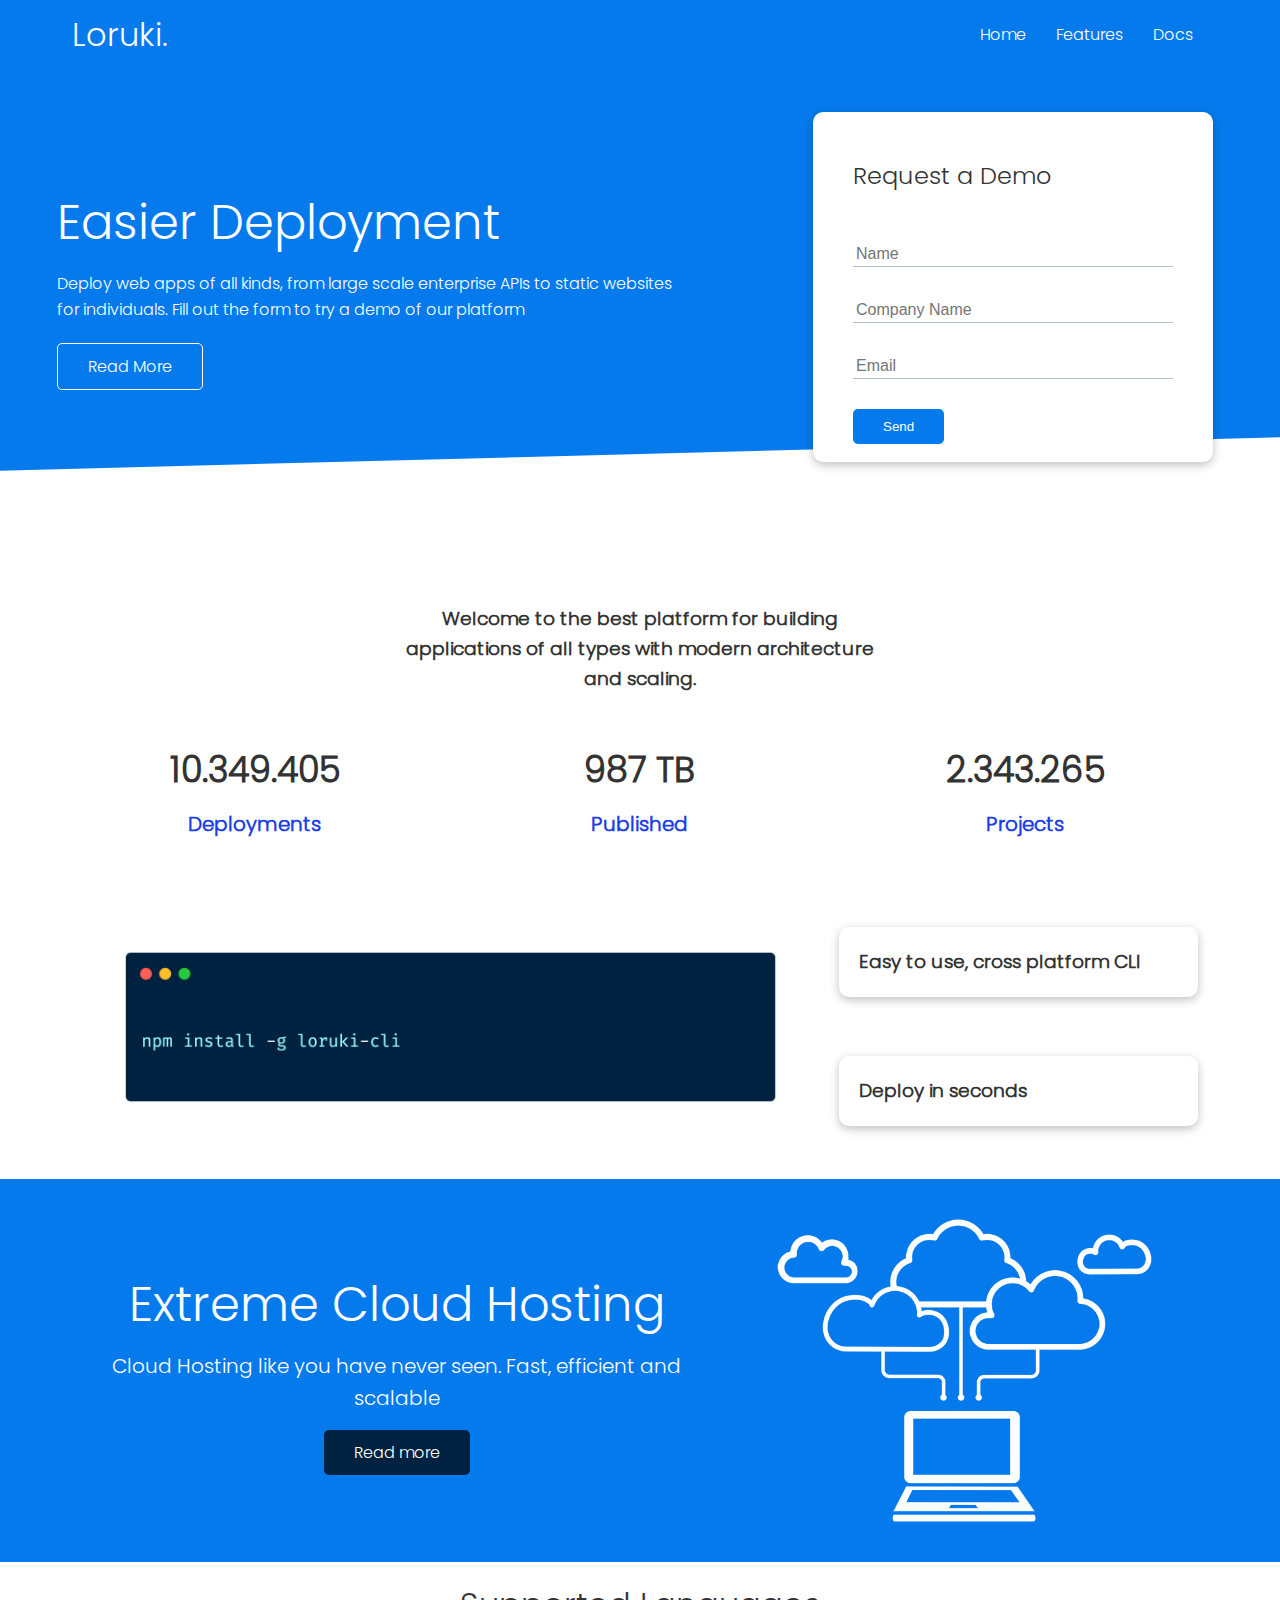
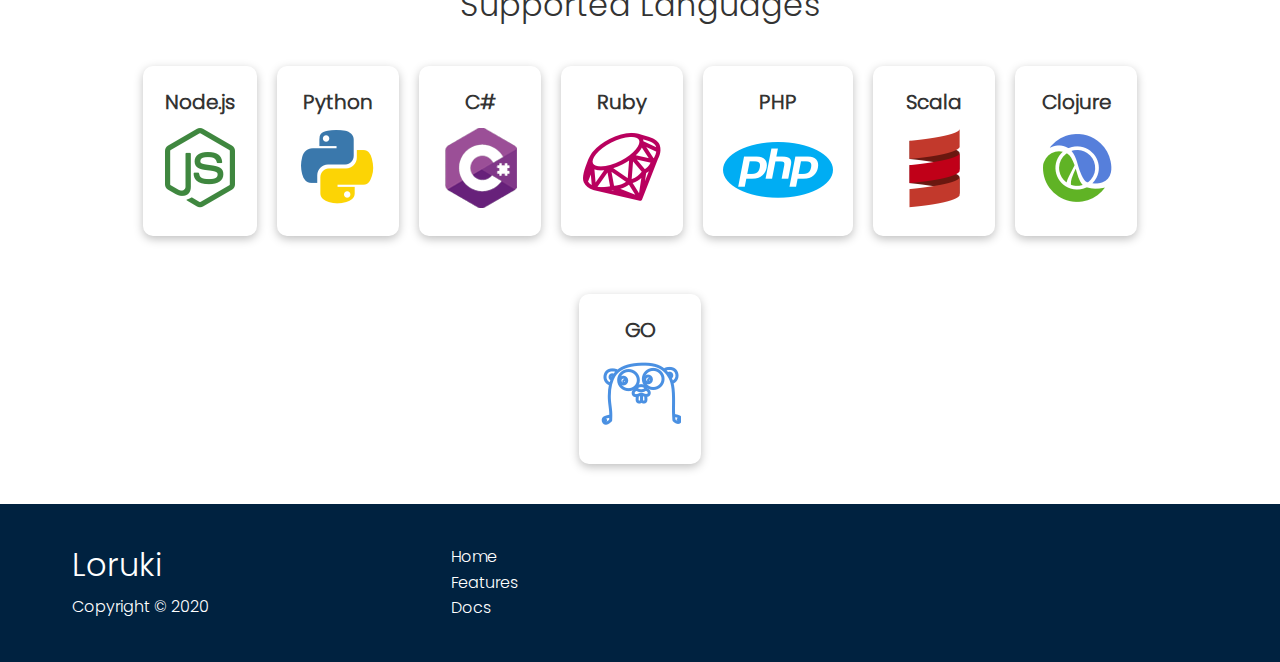
<file: index.html>
<!DOCTYPE html>
<html lang="en">

<head>
  <meta charset="UTF-8">
  <meta name="viewport" content="width=device-width, initial-scale=1.0">
  <link rel="stylesheet" href="https://cdnjs.cloudflare.com/ajax/libs/font-awesome/5.15.1/css/all.min.css"
    integrity="sha512-+4zCK9k+qNFUR5X+cKL9EIR+ZOhtIloNl9GIKS57V1MyNsYpYcUrUeQc9vNfzsWfV28IaLL3i96P9sdNyeRssA=="
    crossorigin="anonymous" />
  <link rel="stylesheet" href="css/utilities.css">
  <link rel="stylesheet" href="css/animations.css">
  <link rel="stylesheet" href="css/style.css">
  <title>Loruki | Cloud Hosting For Everyone</title>
</head>

<body>
  <!-- Navbar -->

  <div class="navbar">
    <div class="container flex">
      <h1 class="logo">Loruki.</h1>
      <nav>
        <ul>
          <li><a href="index.html">Home</a></li>
          <li><a href="features.html">Features</a></li>
          <li><a href="docs.html">Docs</a></li>
        </ul>
      </nav>
    </div>
  </div>


  <!-- Showcase -->
  <section class="showcase py-3">
    <div class="container grid">
      <div class="showcase-text">
        <h1 class="lg">Easier Deployment</h1>
        <p>Deploy web apps of all kinds, from large scale enterprise APIs to static websites for individuals. Fill out
          the form to try a demo of our platform</p>
        <a href="features.html" class="btn btn-outline">Read More</a>
      </div>
      <div class="showcase-form card">
        <h2>Request a Demo</h2>
        <form name="contact" method="POST" data-netlify="true">
          <input type="hidden" name="form-name" value="contact">
          <p class="hidden">
            <label>Don’t fill this out if you're human: <input name="bot-field" /></label>
          </p>
          <div class="form-control">
            <input type="text" name="name" placeholder="Name" required>
          </div>
          <div class="form-control">
            <input type="text" name="company" placeholder="Company Name" required>
          </div>
          <div class="form-control">
            <input type="text" name="email" placeholder="Email" required>
          </div>

          <button type="submit" class="btn btn-primary">Send</button>
        </form>

      </div>

    </div>
  </section>

  <!-- Stats -->

  <section class="stats">
    <div class="container">
      <h3 class="stats-heading text-center my-1">
        Welcome to the best platform for building applications of all types with modern architecture and scaling.
      </h3>

      <div class="grid text-center my-4">
        <div>
          <i class="fas fa-server fa-3x"></i>
          <h3>10.349.405</h3>
          <p class="text-secondary">Deployments</p>
        </div>
        <div><i class="fas fa-upload fa-3x"></i>
          <h3>987 TB</h3>
          <p class="text-secondary">Published</p>
        </div>
        <div><i class="fas fa-project-diagram fa-3x"></i>
          <h3>2.343.265</h3>
          <p class="text-secondary">Projects</p>
        </div>
      </div>
    </div>
  </section>

  <!-- CLI -->
  <section class="cli">
    <div class="container grid">
      <img src="images/cli.png" alt="">
      <div class="card">
        <h3>Easy to use, cross platform CLI</h3>
      </div>
      <div class="card">
        <h3>Deploy in seconds</h3>
      </div>
    </div>
  </section>

  <!-- Cloud -->

  <section class="cloud bg-primary my-2 py-2">
    <div class="container grid">
      <div class="text-center">
        <h2 class="lg">Extreme Cloud Hosting</h2>
        <p class="lead my-1">Cloud Hosting like you have never seen. Fast, efficient and scalable</p>
        <a href="features.html" class="btn btn-dark">Read more</a>
      </div>
      <img src="images/cloud.png" alt="">

    </div>
  </section>

  <!-- Languages -->

  <section class="languages">
    <div class="container">
      <h2 class="md text-center my-2">Supported Languages</h2>
    </div>

    <div class="container flex">
      <div class="card">
        <h4>Node.js</h4>
        <img src="images/logos/node.png" alt="">
      </div>

      <div class="card">
        <h4>Python</h4>
        <img src="images/logos/python.png" alt="">
      </div>

      <div class="card">
        <h4>C#</h4>
        <img src="images/logos/csharp.png" alt="">
      </div>

      <div class="card">
        <h4>Ruby</h4>
        <img src="images/logos/ruby.png" alt="">
      </div>

      <div class="card">
        <h4>PHP</h4>
        <img src="images/logos/php.png" alt="">
      </div>

      <div class="card">
        <h4>Scala</h4>
        <img src="images/logos/scala.png" alt="">
      </div>

      <div class="card">
        <h4>Clojure</h4>
        <img src="images/logos/clojure.png" alt="">
      </div>

      <div class="card">
        <h4>GO</h4>
        <img src="images/logos/go.png" alt="">
      </div>

    </div>
  </section>

  <!-- Footer -->

  <footer class="footer bg-dark py-3">
    <div class="container grid">
      <div>
        <h1>Loruki</h1>
        <p>Copyright &copy; 2020</p>
      </div>

      <nav>
        <ul>
          <li> <a href="index.html">Home</a></li>
          <li> <a href="features.html">Features</a></li>
          <li> <a href="docs.html">Docs</a></li>
        </ul>
      </nav>

      <div class="social flex">
        <a href="#"><i class="fab fa-github fa-2x"></i></a>
        <a href="#"><i class="fab fa-facebook fa-2x"></i></a>
        <a href="#"><i class="fab fa-instagram fa-2x"></i></a>
        <a href="#"><i class="fab fa-twitter fa-2x"></i></a>
      </div>
    </div>


  </footer>

</body>

</html>
</file>
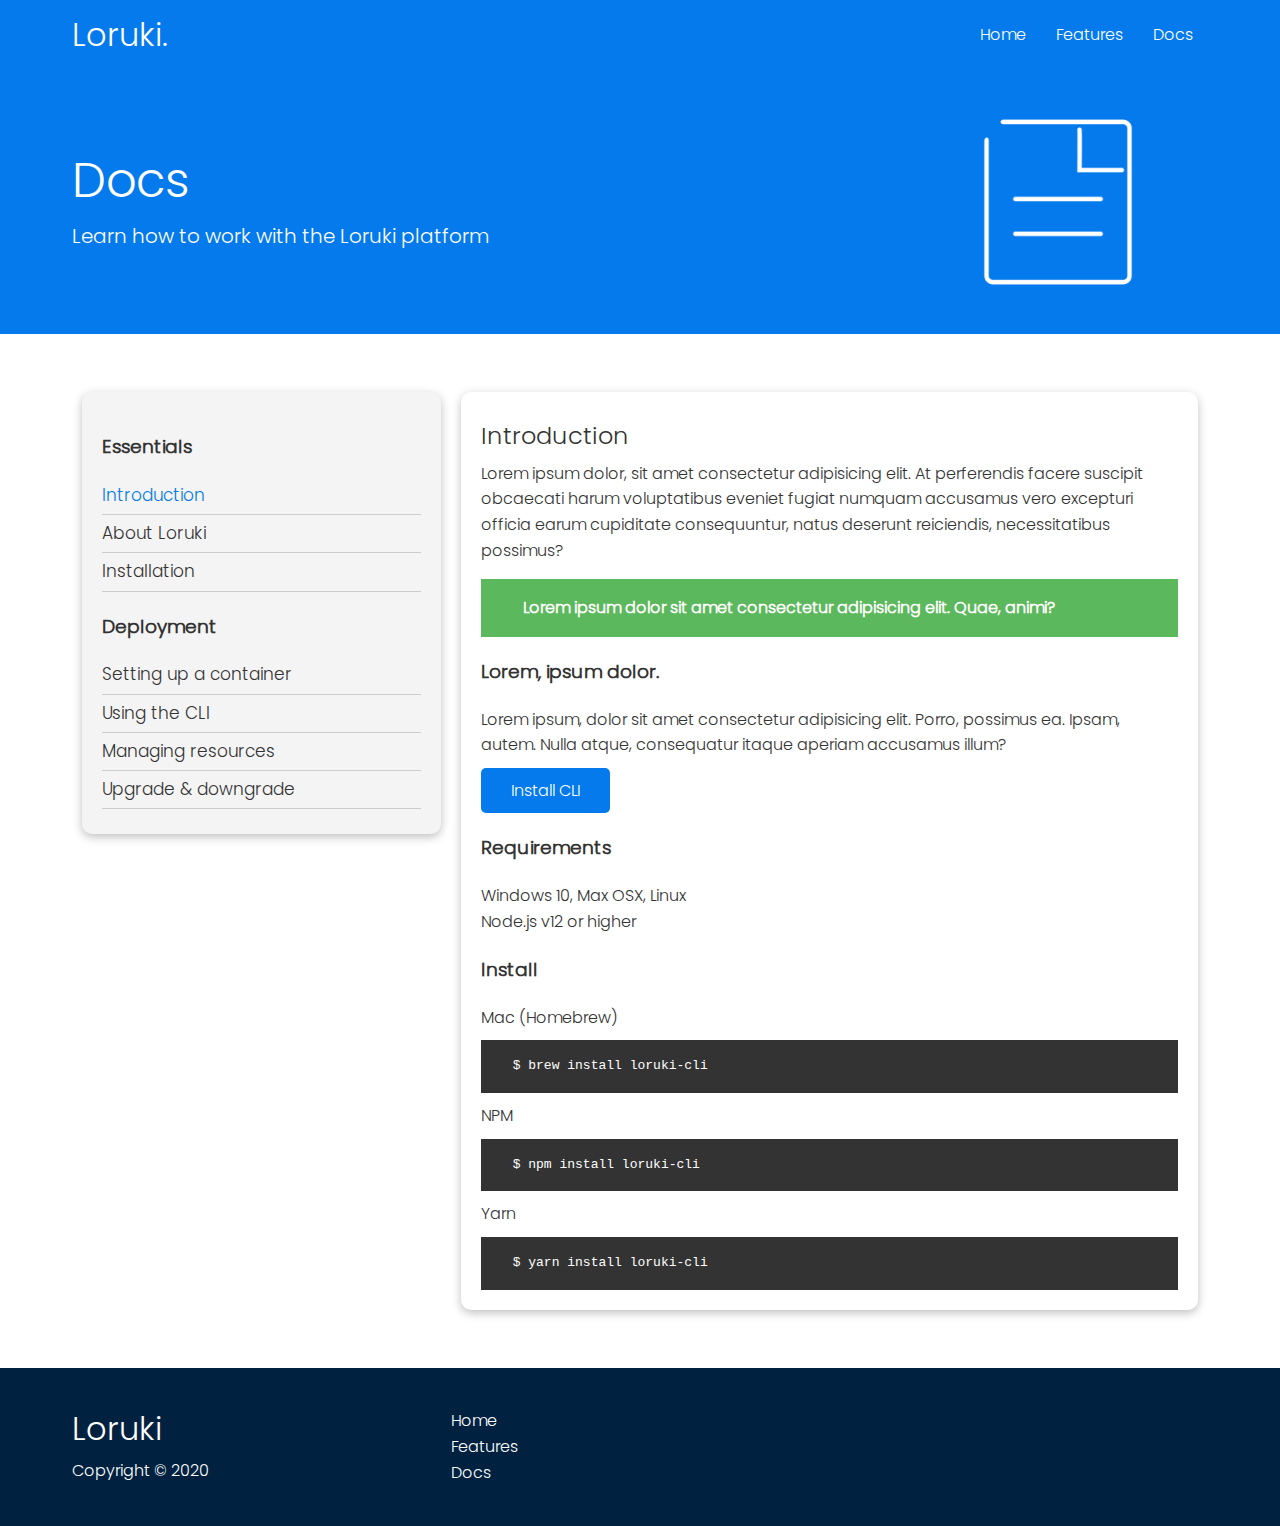
<file: docs.html>
<!DOCTYPE html>
<html lang="en">

<head>
  <meta charset="UTF-8">
  <meta name="viewport" content="width=device-width, initial-scale=1.0">
  <link rel="stylesheet" href="https://cdnjs.cloudflare.com/ajax/libs/font-awesome/5.15.1/css/all.min.css"
    integrity="sha512-+4zCK9k+qNFUR5X+cKL9EIR+ZOhtIloNl9GIKS57V1MyNsYpYcUrUeQc9vNfzsWfV28IaLL3i96P9sdNyeRssA=="
    crossorigin="anonymous" />
  <link rel="stylesheet" href="css/utilities.css">
  <link rel="stylesheet" href="css/style.css">
  <title>Loruki | Cloud Hosting For Everyone</title>
</head>

<body>
  <!-- Navbar -->

  <div class="navbar">
    <div class="container flex">
      <h1 class="logo">Loruki.</h1>
      <nav>
        <ul>
          <li><a href="index.html">Home</a></li>
          <li><a href="features.html">Features</a></li>
          <li><a href="docs.html">Docs</a></li>
        </ul>
      </nav>
    </div>
  </div>

  <!-- Head -->

  <section class="section docs-head bg-primary py-3">
    <div class="container grid">
      <div>
        <h1 class="lg">Docs</h1>
        <p class="lead">Learn how to work with the Loruki platform</p>
      </div>
      <img src="images/docs.png" alt="">
    </div>
  </section>


  <!-- Main -->

  <div class="docs-main my-4">
    <div class="container grid">
      <div class="card bg-light p3">
        <h3 class="my-2">Essentials</h3>
        <nav>
          <ul>
            <li><a class="text-primary" href="#">Introduction</a></li>
            <li><a href="#">About Loruki</a></li>
            <li><a href="#">Installation</a></li>
          </ul>
        </nav>

        <h3 class="my-2">Deployment</h3>
        <nav>
          <ul>
            <li><a href="#">Setting up a container</a></li>
            <li><a href="#">Using the CLI</a></li>
            <li><a href="#">Managing resources</a></li>
            <li><a href="#">Upgrade & downgrade</a></li>
          </ul>
        </nav>
      </div>

      <div class="card">
        <h2>Introduction</h2>
        <p>Lorem ipsum dolor, sit amet consectetur adipisicing elit. At perferendis facere suscipit obcaecati harum
          voluptatibus eveniet fugiat numquam accusamus vero excepturi officia earum cupiditate consequuntur, natus
          deserunt reiciendis, necessitatibus possimus?</p>
        <div class="alert alert-success">
          <i class="fas fa-info"></i> Lorem ipsum dolor sit amet consectetur adipisicing elit. Quae, animi?
        </div>
        <h3>Lorem, ipsum dolor.</h3>
        <p>Lorem ipsum, dolor sit amet consectetur adipisicing elit. Porro, possimus ea. Ipsam, autem. Nulla atque,
          consequatur itaque aperiam accusamus illum?</p>
        <a href="#" class="btn btn-primary">Install CLI</a>

        <h3>Requirements</h3>
        <ul>
          <li>Windows 10, Max OSX, Linux</li>
          <li>Node.js v12 or higher</li>
        </ul>

        <h3>Install</h3>
        <p>Mac (Homebrew)</p>
        <pre><code>$ brew install loruki-cli</code></pre>
        <p>NPM</p>
        <pre><code>$ npm install loruki-cli</code></pre>
        <p>Yarn</p>
        <pre><code>$ yarn install loruki-cli</code></pre>

      </div>


    </div>

  </div>


  <!-- Footer -->

  <footer class="footer bg-dark py-3">
    <div class="container grid">
      <div>
        <h1>Loruki</h1>
        <p>Copyright &copy; 2020</p>
      </div>

      <nav>
        <ul>
          <li> <a href="index.html">Home</a></li>
          <li> <a href="features.html">Features</a></li>
          <li> <a href="docs.html">Docs</a></li>
        </ul>
      </nav>

      <div class="social flex">
        <a href="#"><i class="fab fa-github fa-2x"></i></a>
        <a href="#"><i class="fab fa-facebook fa-2x"></i></a>
        <a href="#"><i class="fab fa-instagram fa-2x"></i></a>
        <a href="#"><i class="fab fa-twitter fa-2x"></i></a>
      </div>
    </div>


  </footer>

</body>

</html>
</file>
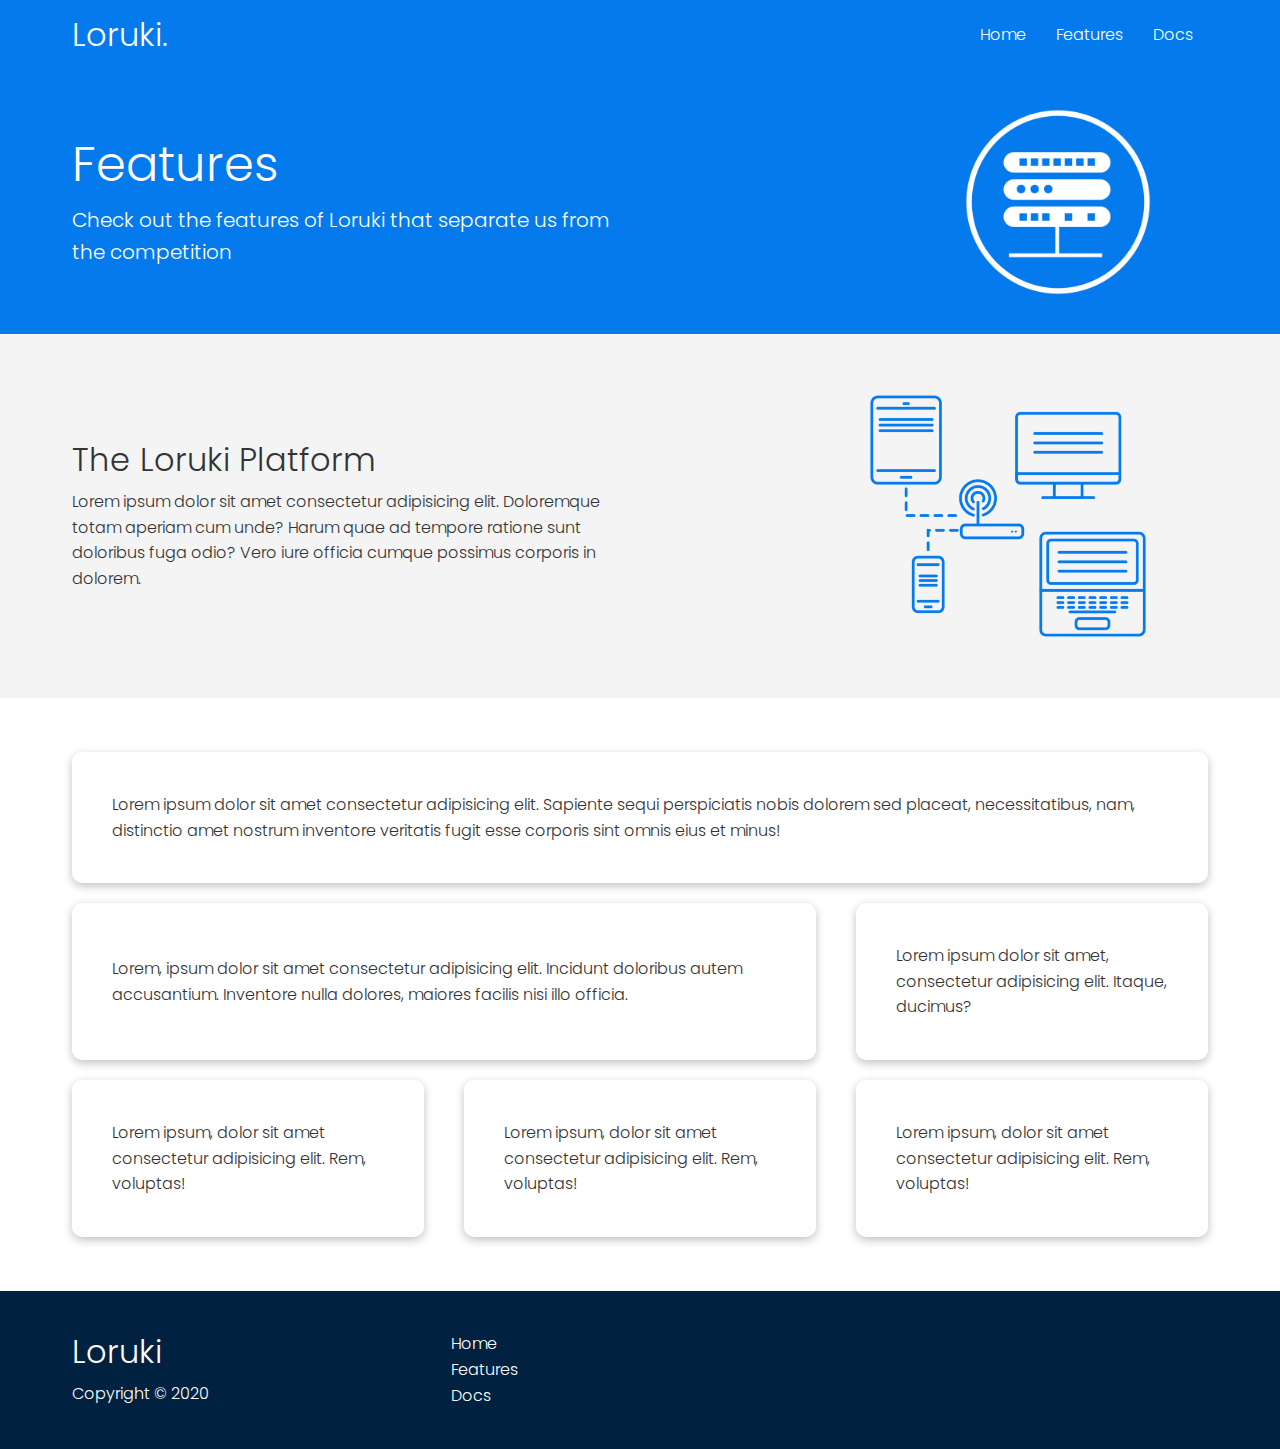
<file: features.html>
<!DOCTYPE html>
<html lang="en">

<head>
  <meta charset="UTF-8">
  <meta name="viewport" content="width=device-width, initial-scale=1.0">
  <link rel="stylesheet" href="https://cdnjs.cloudflare.com/ajax/libs/font-awesome/5.15.1/css/all.min.css"
    integrity="sha512-+4zCK9k+qNFUR5X+cKL9EIR+ZOhtIloNl9GIKS57V1MyNsYpYcUrUeQc9vNfzsWfV28IaLL3i96P9sdNyeRssA=="
    crossorigin="anonymous" />
  <link rel="stylesheet" href="css/utilities.css">
  <link rel="stylesheet" href="css/style.css">
  <title>Loruki | Cloud Hosting For Everyone</title>
</head>

<body>
  <!-- Navbar -->

  <div class="navbar">
    <div class="container flex">
      <h1 class="logo">Loruki.</h1>
      <nav>
        <ul>
          <li><a href="index.html">Home</a></li>
          <li><a href="features.html">Features</a></li>
          <li><a href="docs.html">Docs</a></li>
        </ul>
      </nav>
    </div>
  </div>

  <!-- Head -->

  <section class="section features-head bg-primary py-3">
    <div class="container grid">
      <div>
        <h1 class="lg">Features</h1>
        <p class="lead">Check out the features of Loruki that separate us from the competition</p>
      </div>
      <img src="images/server.png" alt="">
    </div>
  </section>

  <!-- Sub head -->
  <section class="features-subhead bg-light py-3">
    <div class="container grid">
      <div>
        <h1 class="md">The Loruki Platform</h1>
        <p>Lorem ipsum dolor sit amet consectetur adipisicing elit. Doloremque totam aperiam cum unde?
          Harum quae ad tempore ratione sunt doloribus fuga odio? Vero iure officia cumque possimus corporis in dolorem.
        </p>
      </div>
      <img src="images/server2.png" alt="">
    </div>
  </section>

  <!-- Main -->

  <section class="features-main my-2">
    <div class="container grid">
      <div class="card flex">
        <i class="fas fa-server fa-3x"></i>
        <p>Lorem ipsum dolor sit amet consectetur adipisicing elit. Sapiente sequi perspiciatis nobis dolorem sed
          placeat, necessitatibus, nam, distinctio amet nostrum inventore veritatis fugit esse corporis sint omnis
          eius et minus!</p>
      </div>
      <div class="card flex">
        <i class="fas fa-network-wired fa-3x"></i>
        <p>Lorem, ipsum dolor sit amet consectetur adipisicing elit. Incidunt doloribus autem accusantium. Inventore
          nulla dolores, maiores facilis nisi illo officia.</p>
      </div>
      <div class="card flex">
        <i class="fas fa-laptop-code fa-3x"></i>
        <p>Lorem ipsum dolor sit amet, consectetur adipisicing elit. Itaque, ducimus?</p>
      </div>
      <div class="card flex">
        <i class="fas fa-database fa-3x"></i>
        <p>Lorem ipsum, dolor sit amet consectetur adipisicing elit. Rem, voluptas!</p>
      </div>
      <div class="card flex">
        <i class="fas fa-power-off fa-3x"></i>
        <p>Lorem ipsum, dolor sit amet consectetur adipisicing elit. Rem, voluptas!</p>
      </div>
      <div class="card flex">
        <i class="fas fa-upload  fa-3x"></i>
        <p>Lorem ipsum, dolor sit amet consectetur adipisicing elit. Rem, voluptas!</p>
      </div>
    </div>
  </section>




  <!-- Footer -->

  <footer class="footer bg-dark py-3">
    <div class="container grid">
      <div>
        <h1>Loruki</h1>
        <p>Copyright &copy; 2020</p>
      </div>

      <nav>
        <ul>
          <li> <a href="index.html">Home</a></li>
          <li> <a href="features.html">Features</a></li>
          <li> <a href="docs.html">Docs</a></li>
        </ul>
      </nav>

      <div class="social flex">
        <a href="#"><i class="fab fa-github fa-2x"></i></a>
        <a href="#"><i class="fab fa-facebook fa-2x"></i></a>
        <a href="#"><i class="fab fa-instagram fa-2x"></i></a>
        <a href="#"><i class="fab fa-twitter fa-2x"></i></a>
      </div>
    </div>


  </footer>

</body>

</html>
</file>
<file: css/utilities.css>
.container {
  max-width: 1216px;
  margin: 0 auto;
  /* overflow: auto; */
  padding: 0 40px;
}

.card {
  background: #fff;
  color: #333;
  border-radius: 10px;
  box-shadow: 0 3px 10px rgba(0, 0, 0, 0.25);
  padding: 20px;
  margin: 10px;
}

.btn {
  display: inline-block;
  padding: 10px 30px;
  cursor: pointer;
  background: var(--primary-color);
  color: #fff;
  border: none;
  border-radius: 5px;
}

.btn-outline {
  background: transparent;
  border: 1px solid #fff;
}

.btn:hover {
  transform: scale(0.98);
}

/* Backgrounds & colored buttons */

.bg-primary,
.btn-primary {
  background: var(--primary-color);
  color: #fff;
}

.bg-secondary,
.btn-secondary {
  background: var(--secondary-color);
  color: #fff;
}

.bg-light,
.btn-light {
  background: var(--light-color);
  color: #333;
}

.bg-dark,
.btn-dark {
  background: var(--dark-color);
  color: #fff;
}

/* Text colors */

.text-primary {
  color: var(--primary-color);
}

.text-secondary {
  color: var(--secondary-color);
}

.text-light {
  color: var(--light-color);
}

.text-dark {
  color: var(--dark-color);
}

/* Text sizes */

.lead {
  font-size: 20px;
}

.sm {
  font-size: 1rem;
}

.md {
  font-size: 2rem;
}

.lg {
  font-size: 3rem;
}

.xl {
  font-size: 4rem;
}

.text-center {
  text-align: center;
}

/* Alert */
.alert {
  background: var(--light-color);
  padding: 1rem 2rem;
  font-weight: bold;
  margin: 1rem 0;
}

.alert i {
  margin-right: 10px;
}

.alert-success {
  background: var(--success-color);
  color: #fff;
}

.alert-error {
  background: var(--error-color);
  color: #fff;
}

.flex {
  display: flex;
  justify-content: center;
  align-items: center;
  height: 100%;
}

.grid {
  display: grid;
  justify-content: center;
  align-items: center;
  height: 100%;
}

/* Margin */
.m-1 {
  margin: 1rem;
}

.m-2 {
  margin: 1.5rem;
}

.m-3 {
  margin: 2rem;
}

.m-4 {
  margin: 3rem;
}

.m-5 {
  margin: 4rem;
}

.mx-1 {
  margin: 0 1rem;
}

.mx-2 {
  margin: 0 1.5rem;
}

.mx-3 {
  margin: 0 2rem;
}

.mx-4 {
  margin: 0 3rem;
}

.mx-5 {
  margin: 0 4rem;
}

.my-1 {
  margin: 1rem 0;
}

.my-2 {
  margin: 1.5rem 0;
}

.my-3 {
  margin: 2rem 0;
}

.my-4 {
  margin: 3rem 0;
}

.my-5 {
  margin: 4rem 0;
}

/* Padding */
.p-1 {
  padding: 1rem;
}

.p-2 {
  padding: 1.5rem;
}

.p-3 {
  padding: 2rem;
}

.p-4 {
  padding: 3rem;
}

.p-5 {
  padding: 4rem;
}

.px-1 {
  padding: 0 1rem;
}

.px-2 {
  padding: 0 1.5rem;
}

.px-3 {
  padding: 0 2rem;
}

.px-4 {
  padding: 0 3rem;
}

.px-5 {
  padding: 0 4rem;
}

.py-1 {
  padding: 1rem 0;
}

.py-2 {
  padding: 1.5rem 0;
}

.py-3 {
  padding: 2rem 0;
}

.py-4 {
  padding: 3rem 0;
}

.py-5 {
  padding: 4rem 0;
}
</file>
<file: css/animations.css>
@keyframes slideFromLeft {
  0% {
    opacity: 0;
    transform: translateX(-15%);
  }
  100% {
    opacity: 1;
    transform: translateX(0);
  }
}

@keyframes slideFromRight {
  0% {
    opacity: 0;
    transform: translateX(15%);
  }
  100% {
    opacity: 1;
    transform: translateX(0);
  }
}

@keyframes slideFromTop {
  0% {
    opacity: 0;
    transform: translateY(-15%);
  }
  100% {
    opacity: 1;
    transform: translateY(0);
  }
}

@keyframes slideFromBottom {
  0% {
    opacity: 0;
    transform: translateY(15%);
  }
  100% {
    opacity: 1;
    transform: translateY(0);
  }
}

@media (max-width: 1024px) {
  @keyframes slideFromLeft {
    0% {
      opacity: 0;
      transform: translateX(-5%);
    }
    100% {
      opacity: 1;
      transform: translateX(0);
    }
  }

  @keyframes slideFromRight {
    0% {
      opacity: 0;
      transform: translateX(5%);
    }
    100% {
      opacity: 1;
      transform: translateX(0);
    }
  }

  @keyframes slideFromTop {
    0% {
      opacity: 0;
      transform: translateY(-5%);
    }
    100% {
      opacity: 1;
      transform: translateY(0);
    }
  }

  @keyframes slideFromBottom {
    0% {
      opacity: 0;
      transform: translateY(5%);
    }
    100% {
      opacity: 1;
      transform: translateY(0);
    }
  }
}
</file>
<file: css/style.css>
/* @import url('https://fonts.googleapis.com/css2?family=Poppins:wght@300&display=swap'); */

@font-face {
  font-family: 'Poppins';
  src: url('./fonts/Poppins-Light.ttf');
}

:root {
  --primary-color: #047aed;
  --secondary-color: #1c3fe8;
  --dark-color: #002240;
  --light-color: #f4f4f4;
  --success-color: #5cb85c;
  --error--color: #d9534f;
}

*,
*::before,
*::after {
  box-sizing: border-box;
  margin: 0;
  padding: 0;
}

/* html {
  margin-left: calc(100vw - 100%);
} */

body {
  font-family: 'Poppins', sans-serif;
  color: #333;
  line-height: 1.6;
}

ul {
  list-style: none;
}

a {
  color: #333;
  text-decoration: none;
}

h1,
h2 {
  font-weight: 300;
  line-height: 1.2;
  margin: 10px 0;
}

p {
  margin: 10px 0;
}

img {
  width: 100%;
  height: auto;
}

code,
pre {
  background: #333;
  color: #fff;
  padding: 1rem;
}

.hidden {
  visibility: hidden;
  height: 0;
}

/* Navbar */
.navbar {
  background: var(--primary-color);
  color: white;
  height: 70px;
}

.navbar .flex {
  justify-content: space-between;
}

.navbar ul {
  display: flex;
}

.navbar a {
  color: #fff;
  padding: 10px;
  margin: 0 5px;
}

.navbar a:hover {
  border-bottom: 2px solid #fff;
}

/* Showcase */
.showcase {
  height: auto;
  background: var(--primary-color);
  color: #fff;
  position: relative;
  z-index: 0;
}

.showcase p {
  margin: 20px 0;
}

.showcase .grid {
  overflow: visible;
  grid-template-columns: 55% 45%;
  gap: 30px;
}

.showcase-text {
  animation: slideFromLeft 500ms ease-out;
}

.showcase-form {
  position: relative;
  height: 350px;
  width: 400px;
  padding: 40px;
  z-index: 100;
  justify-self: flex-end;
  animation: slideFromRight 500ms ease-out;
}

.showcase-form .form-control {
  margin: 30px 0px;
}

.showcase-form input[type='text'],
.showcase-form input[type='email'] {
  border: none;
  border-bottom: 1px solid #b4becb;
  width: 100%;
  padding: 3px;
  font-size: 16px;
}

.showcase-form input:focus {
  outline: none;
}

.showcase::after {
  content: '';
  position: absolute;
  height: 100px;
  bottom: -50px;
  right: 0;
  left: 0;
  background: #fff;
  transform: skewY(-1.5deg);
  -webkit-transform: skewY(-1.5deg);
  -moz-transform: skewY(-1.5deg);
  -ms-transform: skewY(-1.5deg);
}

/* Stats */
.stats {
  padding-top: 100px;
  animation: slideFromBottom 500ms ease-out;
}

.stats .grid {
  grid-template-columns: repeat(3, 1fr);
  gap: 20px;
}

.stats-heading {
  max-width: 500px;
  margin: auto;
}

.stats .grid h3 {
  font-size: 35px;
}

.stats .grid p {
  font-size: 20px;
  font-weight: bold;
}

/* CLI */

.cli {
  animation: slideFromBottom 500ms ease-out;
}

.cli .grid {
  grid-template-columns: repeat(3, 1fr);
  grid-template-rows: repeat(2, 1fr);
}

.cli .grid > *:nth-child(1) {
  grid-column: 1 / 3;
  grid-row: 1 / 3;
}

/* Cloud */

.cloud .grid {
  grid-template-columns: 4fr 3fr;
}

/* Languages */

.languages .flex {
  flex-wrap: wrap;
}

.languages .card {
  text-align: center;
  margin: 18px 10px 40px;
  transition: transform 0.2s ease;
}

.languages .card:hover {
  transform: translateY(-15px);
}

.languages .card h4 {
  font-size: 20px;
  margin-bottom: 10px;
}

/* Features */
.features-head {
  /* height: 400px; */
}

.features-head .grid,
.features-subhead .grid {
  grid-template-columns: repeat(2, 1fr);
}

.features-head img {
  width: 200px;
  justify-self: flex-end;
  margin-right: 50px;
}

.features-subhead img {
  width: 300px;
  justify-self: flex-end;
  margin-right: 50px;
}

.features-main .card > i {
  margin-right: 20px;
}

.features-main .grid {
  padding: 30px;
  grid-template-columns: repeat(3, 1fr);
  gap: 20px;
}

.features-main .grid > *:first-child {
  grid-column: 1 / 4;
}

.features-main .grid > *:nth-child(2) {
  grid-column: 1 / 3;
}

/* Docs */
.docs-head .grid {
  grid-template-columns: repeat(2, 1fr);
}

.docs-head img {
  width: 200px;
  justify-self: flex-end;
  margin-right: 50px;
}

.docs-main h3 {
  margin: 20px 0;
}

.docs-main .grid {
  grid-template-columns: 1fr 2fr;
  align-items: flex-start;
}

.docs-main nav li {
  font-size: 17px;
  padding-bottom: 5px;
  margin-bottom: 5px;
  border-bottom: 1px solid #ccc;
}

.docs-main nav a:hover {
  font-weight: bold;
}

/* Footer */
.footer a {
  color: #fff;
}

.footer .social {
  flex-wrap: wrap;

  margin: 0 10px;
}

.footer .social a {
  margin: 0.5rem;
}

footer .grid {
  grid-template-columns: repeat(3, 1fr);
}

/* @media Showcase  */

@media (max-width: 960px) {
  .showcase .grid {
    grid-template-columns: 1fr;
  }

  .showcase {
    height: auto;
  }

  .showcase::after {
    bottom: -12.5px;
  }

  .showcase-text {
    text-align: center;
    margin-top: 40px;
  }

  .showcase-form {
    text-align: center;
    justify-self: center;
  }

  .stats {
    padding-top: 20px;
  }
}

/* Tablets and under */

@media (max-width: 768px) {
  .grid,
  .showcase .grid,
  .stats .grid,
  .cli .grid,
  .cloud .grid,
  .features-head .grid,
  .features-subhead .grid,
  .features-main .grid,
  .docs-head .grid,
  .docs-main .grid {
    grid-template-columns: 1fr;
  }

  .cli .grid > *:nth-child(1) {
    grid-column: 1;
    grid-row: 1;
  }

  .features-head,
  .features-subhead,
  .docs-head,
  .docs-main {
    text-align: center;
  }

  .features-head img,
  .features-subhead img,
  .docs-head img,
  .docs-main img {
    justify-self: center;
    padding: 0;
    margin: 0;
  }

  .features-main .grid > *:first-child {
    grid-column: 1;
  }

  .features-main .grid > *:nth-child(2) {
    grid-column: 1;
  }
}

/* Mobile */

@media (max-width: 500px) {
  .navbar {
    height: 110px;
  }

  .navbar .flex {
    flex-direction: column;
  }

  .navbar ul {
    padding: 10px;
    background: rgba(0, 0, 0, 0.1);
  }

  .showcase-form {
    width: 350px;
  }
}
</file>
